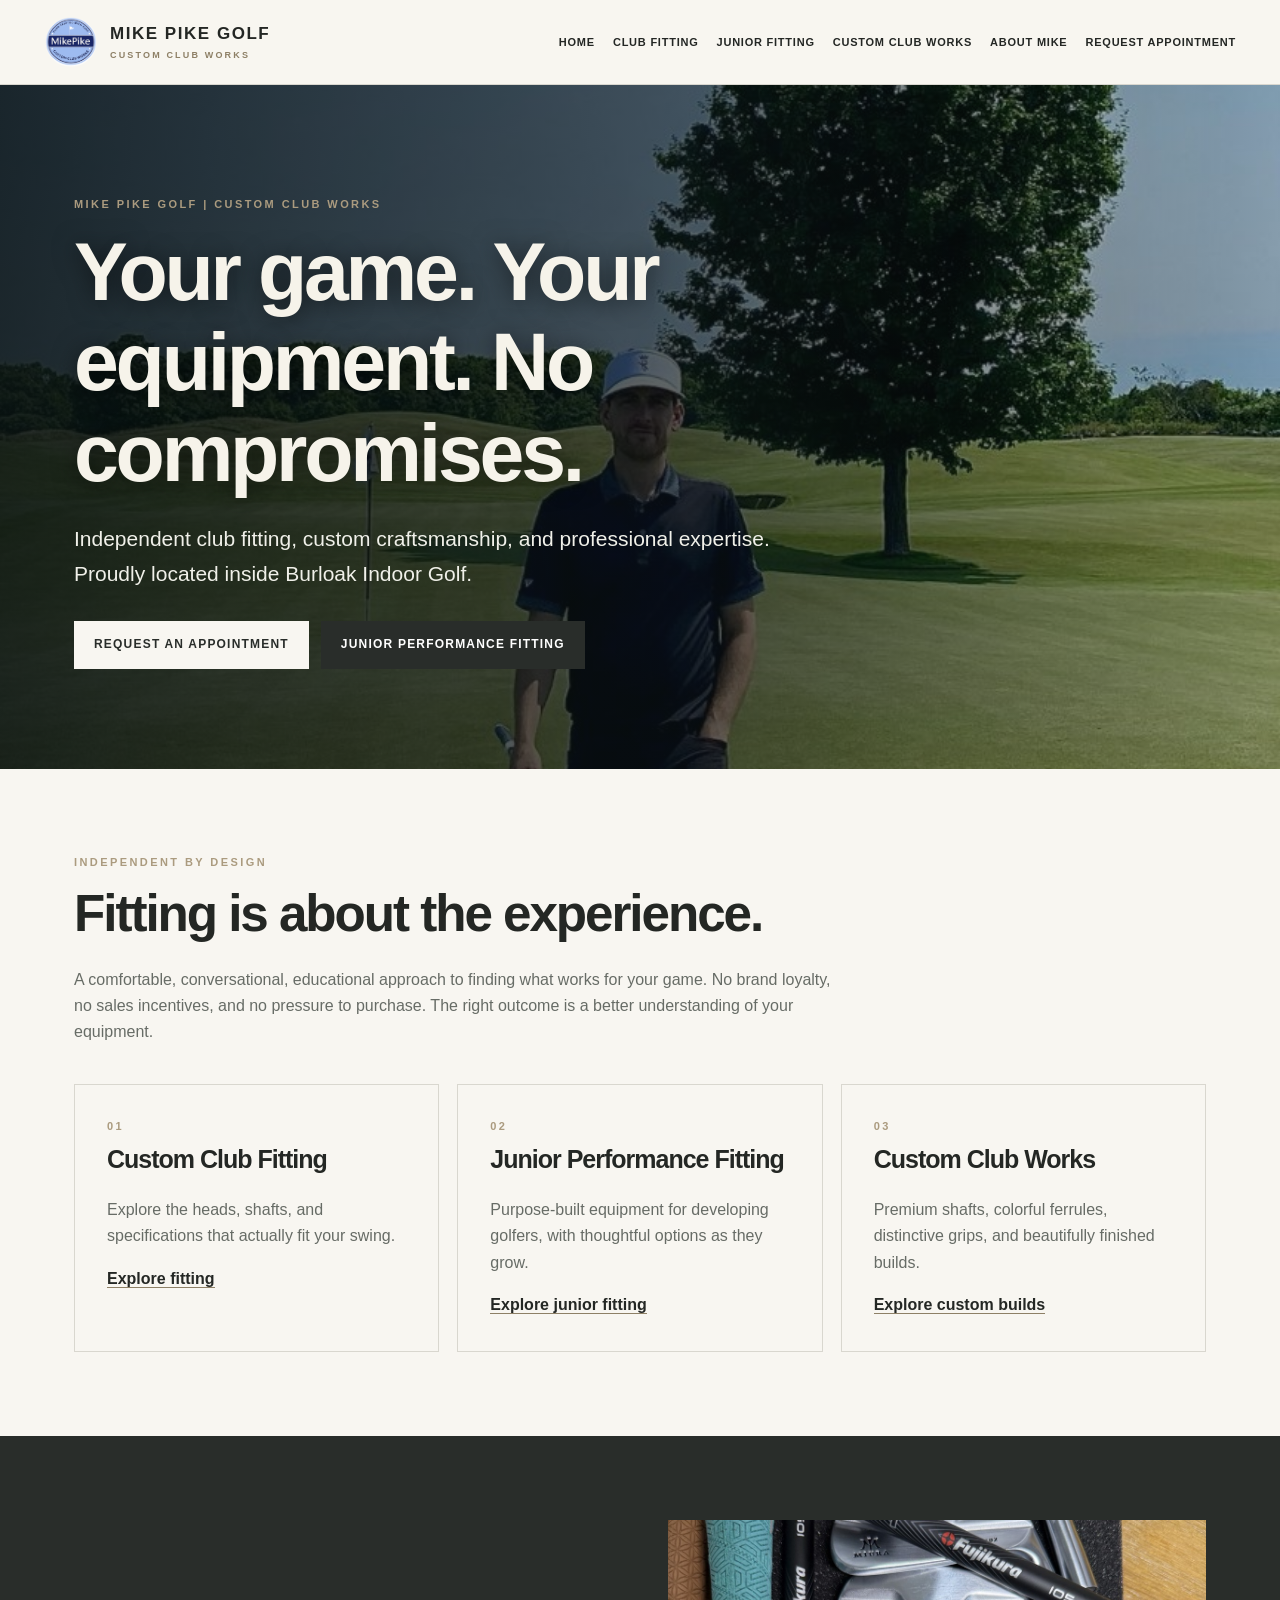
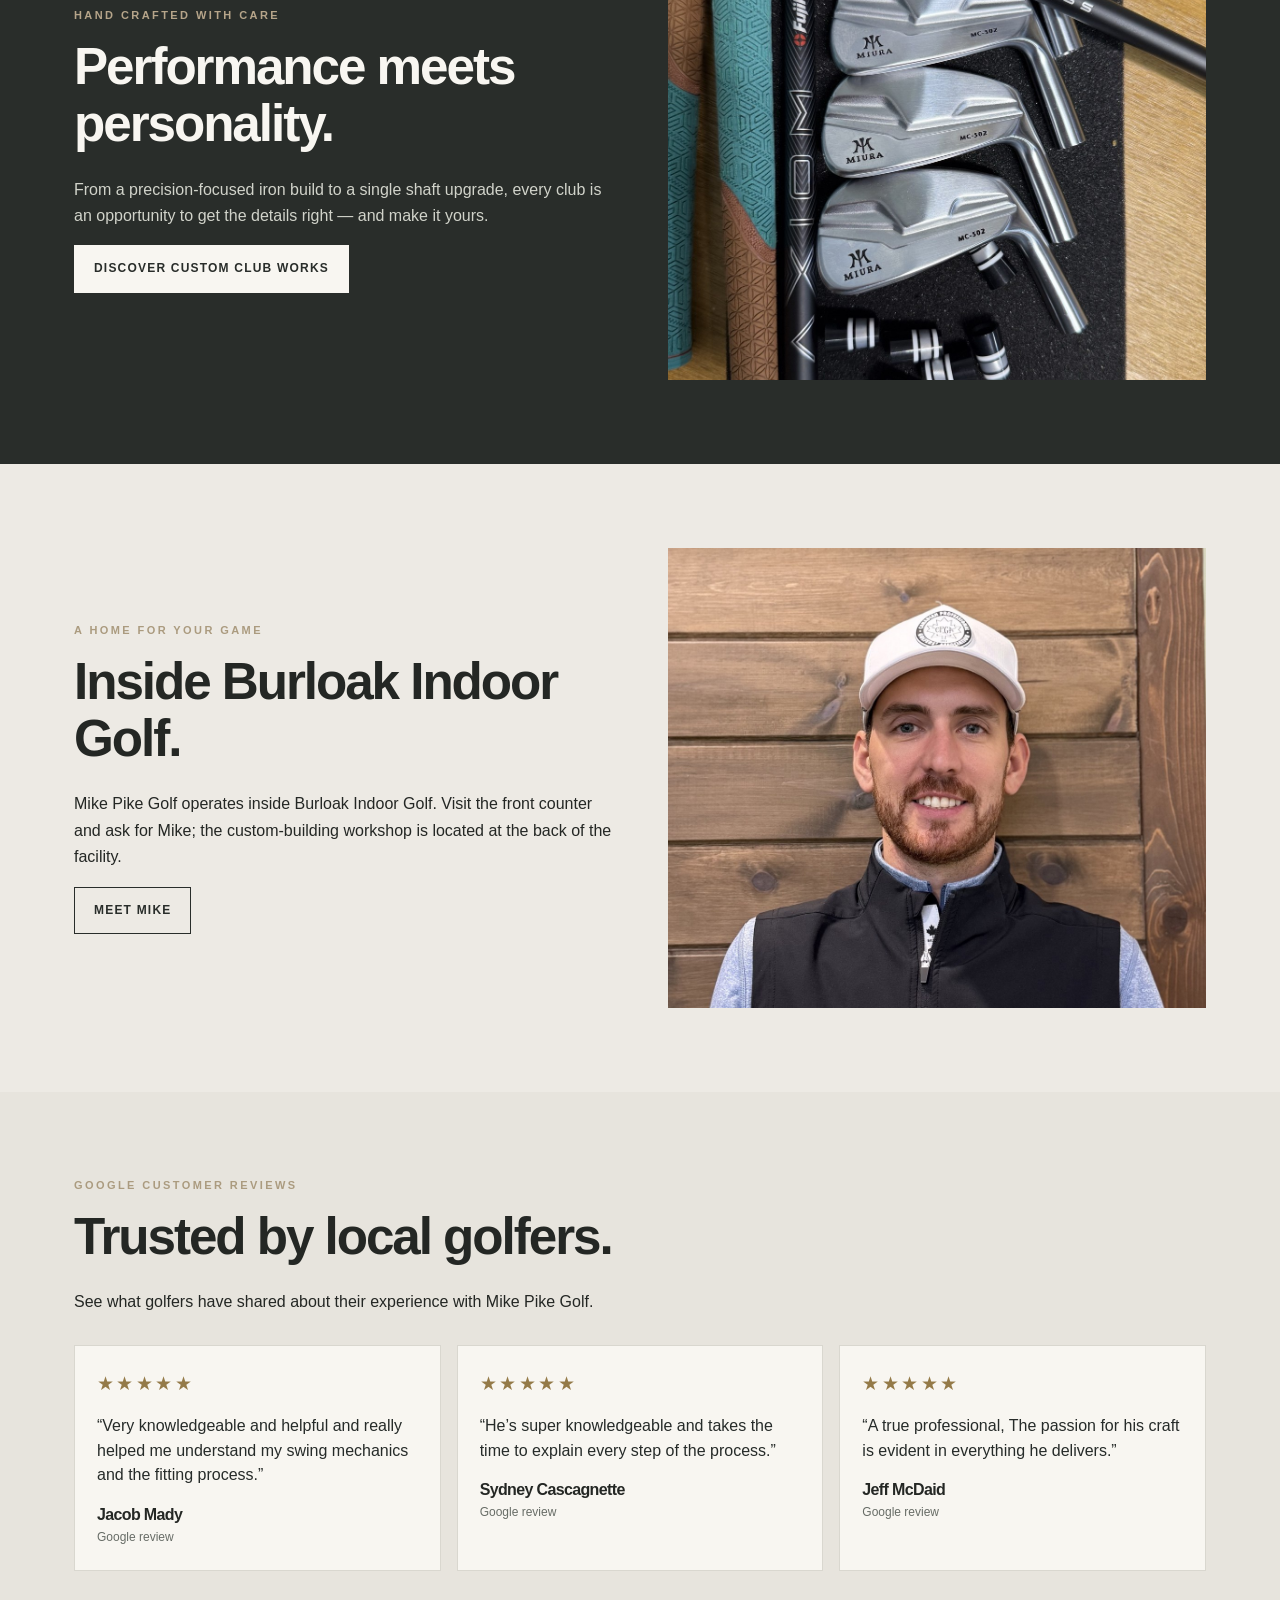
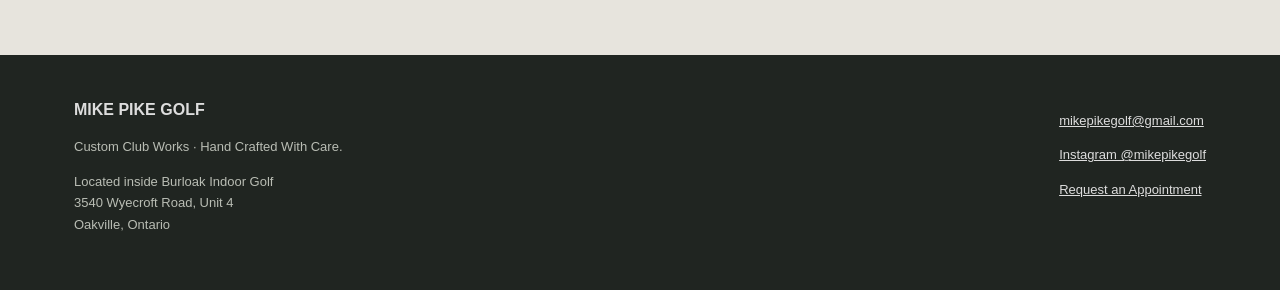
<file: index.html>
<!DOCTYPE html>
<html lang="en-CA"><head><meta charset="utf-8"/><meta content="width=device-width,initial-scale=1" name="viewport"/><meta content="Mike Pike Golf — independent custom club fitting, junior performance fitting, custom builds and PGA golf instruction at Burloak Indoor Golf, Oakville, Ontario." name="description"/><title>Home | Mike Pike Golf</title><link href="styles.css" rel="stylesheet"/></head><body><header><nav class="nav"><a class="brand" href="index.html"><img alt="Mike Pike Golf — Custom Club Works" class="site-logo" src="logo.png"/><span class="brand-wordmark">MIKE PIKE GOLF<small>CUSTOM CLUB WORKS</small></span></a><button aria-expanded="false" aria-label="Toggle navigation" class="menu">Menu</button><div class="links"><a href="index.html">Home</a><a href="fitting.html">Club Fitting</a><a href="junior.html">Junior Fitting</a><a href="custom.html">Custom Club Works</a><a href="about.html">About Mike</a><a href="booking.html">Request Appointment</a></div></nav></header><section class="hero hero-home"><div class="wrap"><div class="eyebrow">Mike Pike Golf | Custom Club Works</div><h1>Your game. Your equipment. No compromises.</h1><p class="lead">Independent club fitting, custom craftsmanship, and professional expertise. Proudly located inside Burloak Indoor Golf.</p><div class="actions"><a class="button light" href="booking.html">Request an Appointment</a><a class="button" href="junior.html">Junior Performance Fitting</a></div></div></section><section class="section paper"><div class="wrap"><div class="intro"><div class="eyebrow">Independent by design</div><h2>Fitting is about the experience.</h2><p>A comfortable, conversational, educational approach to finding what works for your game. No brand loyalty, no sales incentives, and no pressure to purchase. The right outcome is a better understanding of your equipment.</p></div><div class="grid"><article class="tile"><div class="eyebrow">01</div><h3>Custom Club Fitting</h3><p>Explore the heads, shafts, and specifications that actually fit your swing.</p><a href="fitting.html">Explore fitting</a></article><article class="tile"><div class="eyebrow">02</div><h3>Junior Performance Fitting</h3><p>Purpose-built equipment for developing golfers, with thoughtful options as they grow.</p><a href="junior.html">Explore junior fitting</a></article><article class="tile"><div class="eyebrow">03</div><h3>Custom Club Works</h3><p>Premium shafts, colorful ferrules, distinctive grips, and beautifully finished builds.</p><a href="custom.html">Explore custom builds</a></article></div></div></section><section class="section dark"><div class="wrap split"><div><div class="eyebrow">Hand Crafted With Care</div><h2>Performance meets personality.</h2><p>From a precision-focused iron build to a single shaft upgrade, every club is an opportunity to get the details right — and make it yours.</p><a class="button light" href="custom.html">Discover Custom Club Works</a></div><img alt="Custom golf club components and premium shaft options" class="photo" loading="lazy" src="miura-mc502.jpg"/></div></section><section class="section"><div class="wrap split"><div><div class="eyebrow">A home for your game</div><h2>Inside Burloak Indoor Golf.</h2><p>Mike Pike Golf operates inside Burloak Indoor Golf. Visit the front counter and ask for Mike; the custom-building workshop is located at the back of the facility.</p><a class="button alt" href="about.html">Meet Mike</a></div><img alt="Meet Mike Pike, PGA of Canada professional" class="photo portrait" loading="lazy" src="headshot.jpg"/></div></section><section class="section reviews-section"><div class="wrap"><div class="eyebrow">Google customer reviews</div><h2>Trusted by local golfers.</h2><p>See what golfers have shared about their experience with Mike Pike Golf.</p><div class="review-grid"><article class="review-card"><div aria-label="Five-star Google review" class="review-stars">★★★★★</div><blockquote>“Very knowledgeable and helpful and really helped me understand my swing mechanics and the fitting process.”</blockquote><h3>Jacob Mady</h3><p>Google review</p></article><article class="review-card"><div aria-label="Five-star Google review" class="review-stars">★★★★★</div><blockquote>“He’s super knowledgeable and takes the time to explain every step of the process.”</blockquote><h3>Sydney Cascagnette</h3><p>Google review</p></article><article class="review-card"><div aria-label="Five-star Google review" class="review-stars">★★★★★</div><blockquote>“A true professional, The passion for his craft is evident in everything he delivers.”</blockquote><h3>Jeff McDaid</h3><p>Google review</p></article></div></section><footer><div class="wrap foot"><div><strong>MIKE PIKE GOLF</strong><p>Custom Club Works · Hand Crafted With Care.</p><p>Located inside Burloak Indoor Golf<br/>3540 Wyecroft Road, Unit 4<br/>Oakville, Ontario</p></div><div><p><a href="mailto:mikepikegolf@gmail.com">mikepikegolf@gmail.com</a></p><p><a href="https://www.instagram.com/mikepikegolf/">Instagram @mikepikegolf</a></p><p><a href="booking.html">Request an Appointment</a></p></div></div></footer><script defer="" src="script.js"></script></body></html>
</file>
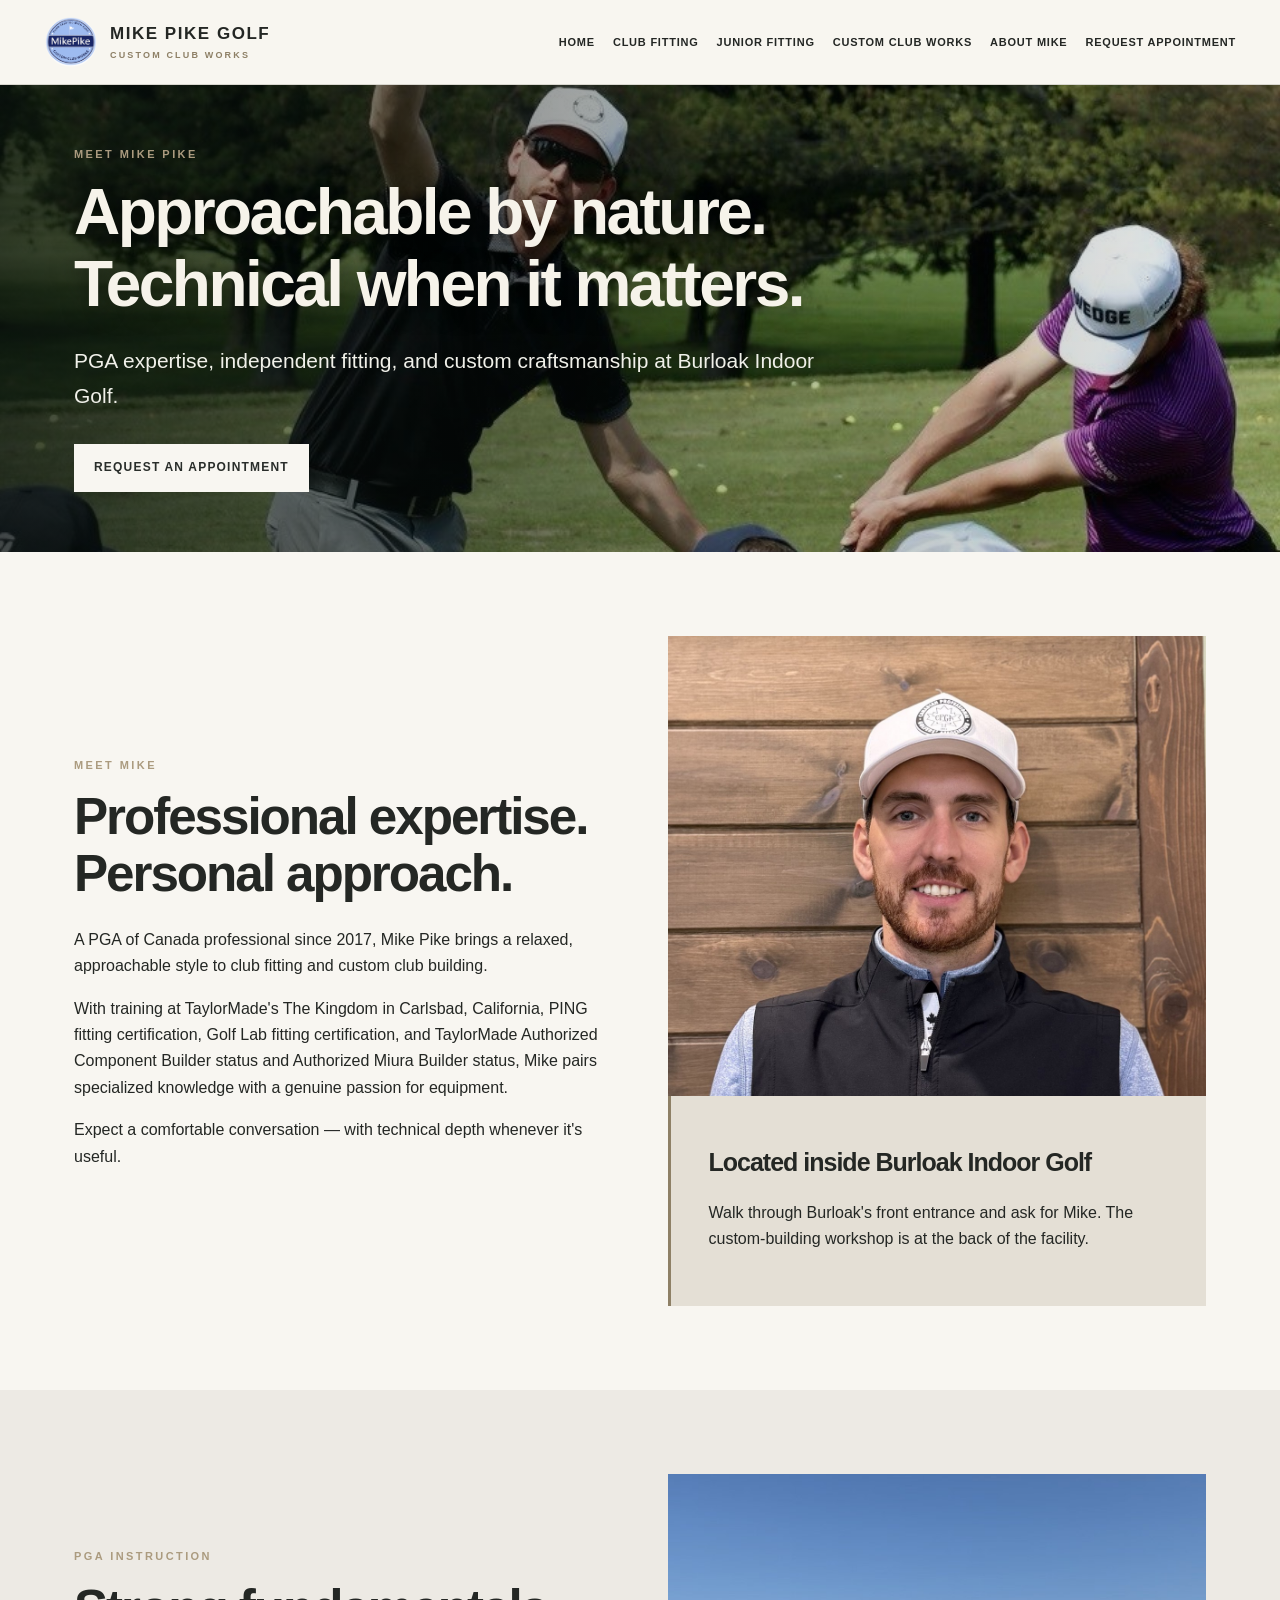
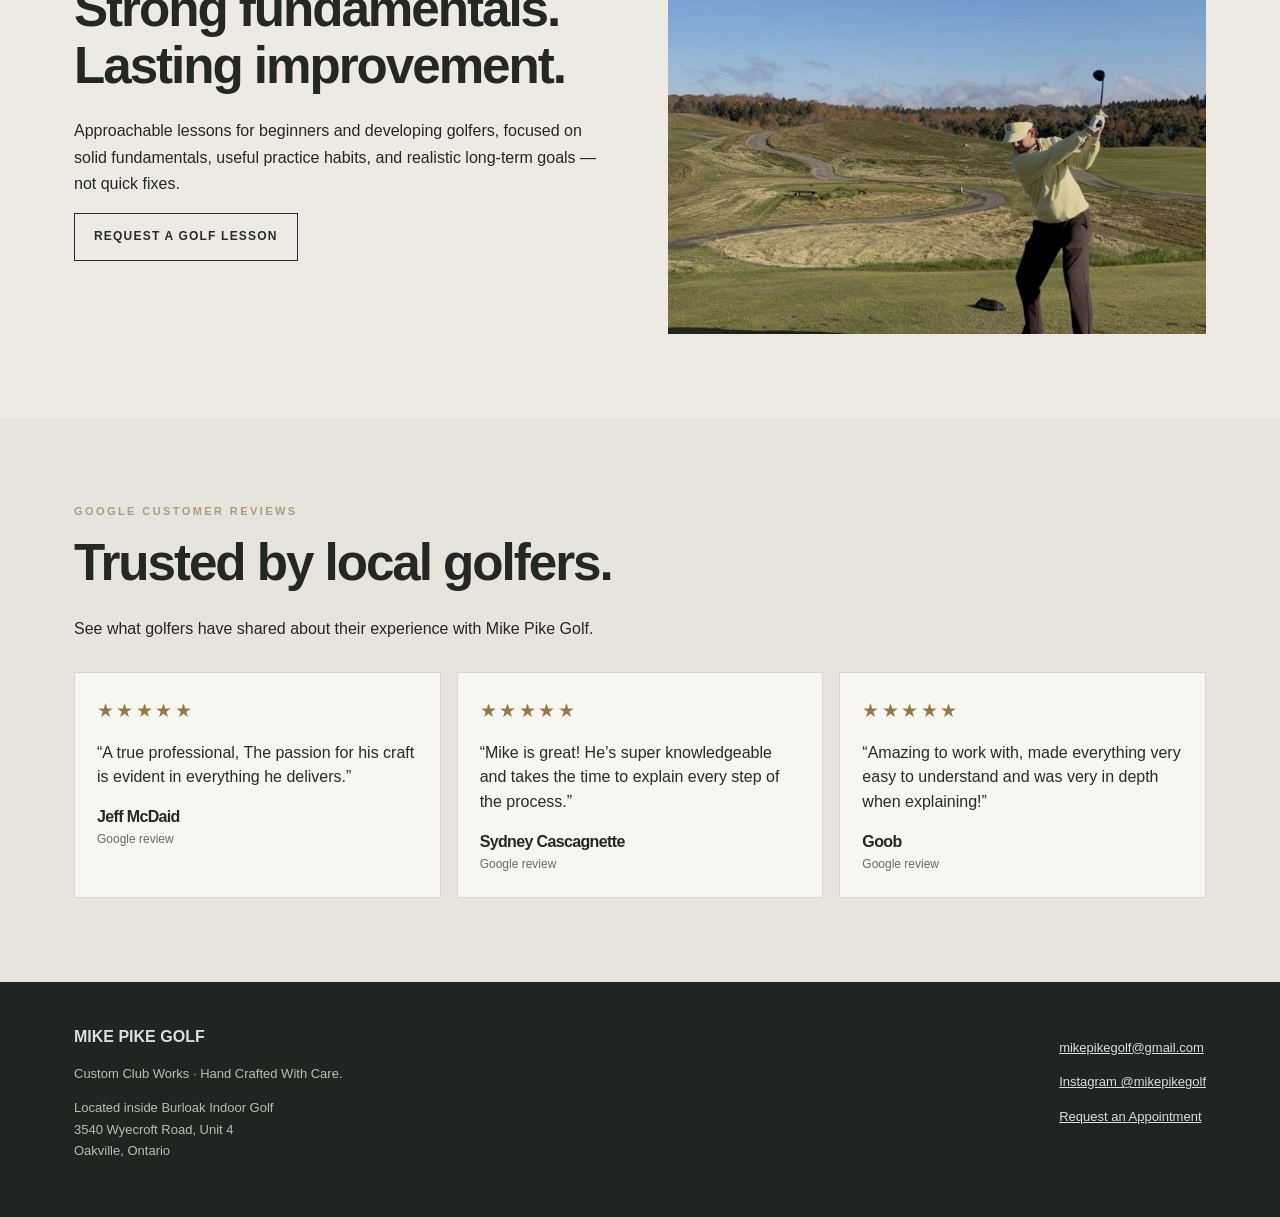
<file: about.html>
<!DOCTYPE html>
<html lang="en-CA"><head><meta charset="utf-8"/><meta content="width=device-width,initial-scale=1" name="viewport"/><meta content="Mike Pike Golf — independent custom club fitting, junior performance fitting, custom builds and PGA golf instruction at Burloak Indoor Golf, Oakville, Ontario." name="description"/><title>About Mike | Mike Pike Golf</title><link href="styles.css" rel="stylesheet"/></head><body><header><nav class="nav"><a class="brand" href="index.html"><img alt="Mike Pike Golf — Custom Club Works" class="site-logo" src="logo.png"/><span class="brand-wordmark">MIKE PIKE GOLF<small>CUSTOM CLUB WORKS</small></span></a><button aria-expanded="false" aria-label="Toggle navigation" class="menu">Menu</button><div class="links"><a href="index.html">Home</a><a href="fitting.html">Club Fitting</a><a href="junior.html">Junior Fitting</a><a href="custom.html">Custom Club Works</a><a href="about.html">About Mike</a><a href="booking.html">Request Appointment</a></div></nav></header><section class="hero compact hero-about"><div class="wrap"><div class="eyebrow">Meet Mike Pike</div><h1>Approachable by nature. Technical when it matters.</h1><p class="lead">PGA expertise, independent fitting, and custom craftsmanship at Burloak Indoor Golf.</p><div class="actions"><a class="button light" href="booking.html">Request an Appointment</a></div></div></section><section class="section paper"><div class="wrap split"><div><div class="eyebrow">Meet Mike</div><h2>Professional expertise. Personal approach.</h2><p>A PGA of Canada professional since 2017, Mike Pike brings a relaxed, approachable style to club fitting and custom club building.</p><p>With training at TaylorMade's The Kingdom in Carlsbad, California, PING fitting certification, Golf Lab fitting certification, and TaylorMade Authorized Component Builder status and Authorized Miura Builder status, Mike pairs specialized knowledge with a genuine passion for equipment.</p><p>Expect a comfortable conversation — with technical depth whenever it's useful.</p></div><div><img alt="Mike Pike, PGA of Canada professional" class="photo portrait" loading="lazy" src="headshot.jpg"/><div class="callout"><h3>Located inside Burloak Indoor Golf</h3><p>Walk through Burloak's front entrance and ask for Mike. The custom-building workshop is at the back of the facility.</p></div></div></div></section><section class="section"><div class="wrap split"><div><div class="eyebrow">PGA instruction</div><h2>Strong fundamentals. Lasting improvement.</h2><p>Approachable lessons for beginners and developing golfers, focused on solid fundamentals, useful practice habits, and realistic long-term goals — not quick fixes.</p><a class="button alt" href="booking.html?service=Golf%20Lesson">Request a Golf Lesson</a></div><img alt="Mike Pike playing golf on the course" class="photo" loading="lazy" src="golf-instruction.jpg"/></div></section><section class="section reviews-section"><div class="wrap"><div class="eyebrow">Google customer reviews</div><h2>Trusted by local golfers.</h2><p>See what golfers have shared about their experience with Mike Pike Golf.</p><div class="review-grid"><article class="review-card"><div aria-label="Five-star Google review" class="review-stars">★★★★★</div><blockquote>“A true professional, The passion for his craft is evident in everything he delivers.”</blockquote><h3>Jeff McDaid</h3><p>Google review</p></article><article class="review-card"><div aria-label="Five-star Google review" class="review-stars">★★★★★</div><blockquote>“Mike is great! He’s super knowledgeable and takes the time to explain every step of the process.”</blockquote><h3>Sydney Cascagnette</h3><p>Google review</p></article><article class="review-card"><div aria-label="Five-star Google review" class="review-stars">★★★★★</div><blockquote>“Amazing to work with, made everything very easy to understand and was very in depth when explaining!”</blockquote><h3>Goob</h3><p>Google review</p></article></div></section><footer><div class="wrap foot"><div><strong>MIKE PIKE GOLF</strong><p>Custom Club Works · Hand Crafted With Care.</p><p>Located inside Burloak Indoor Golf<br/>3540 Wyecroft Road, Unit 4<br/>Oakville, Ontario</p></div><div><p><a href="mailto:mikepikegolf@gmail.com">mikepikegolf@gmail.com</a></p><p><a href="https://www.instagram.com/mikepikegolf/">Instagram @mikepikegolf</a></p><p><a href="booking.html">Request an Appointment</a></p></div></div></footer><script defer="" src="script.js"></script></body></html>
</file>
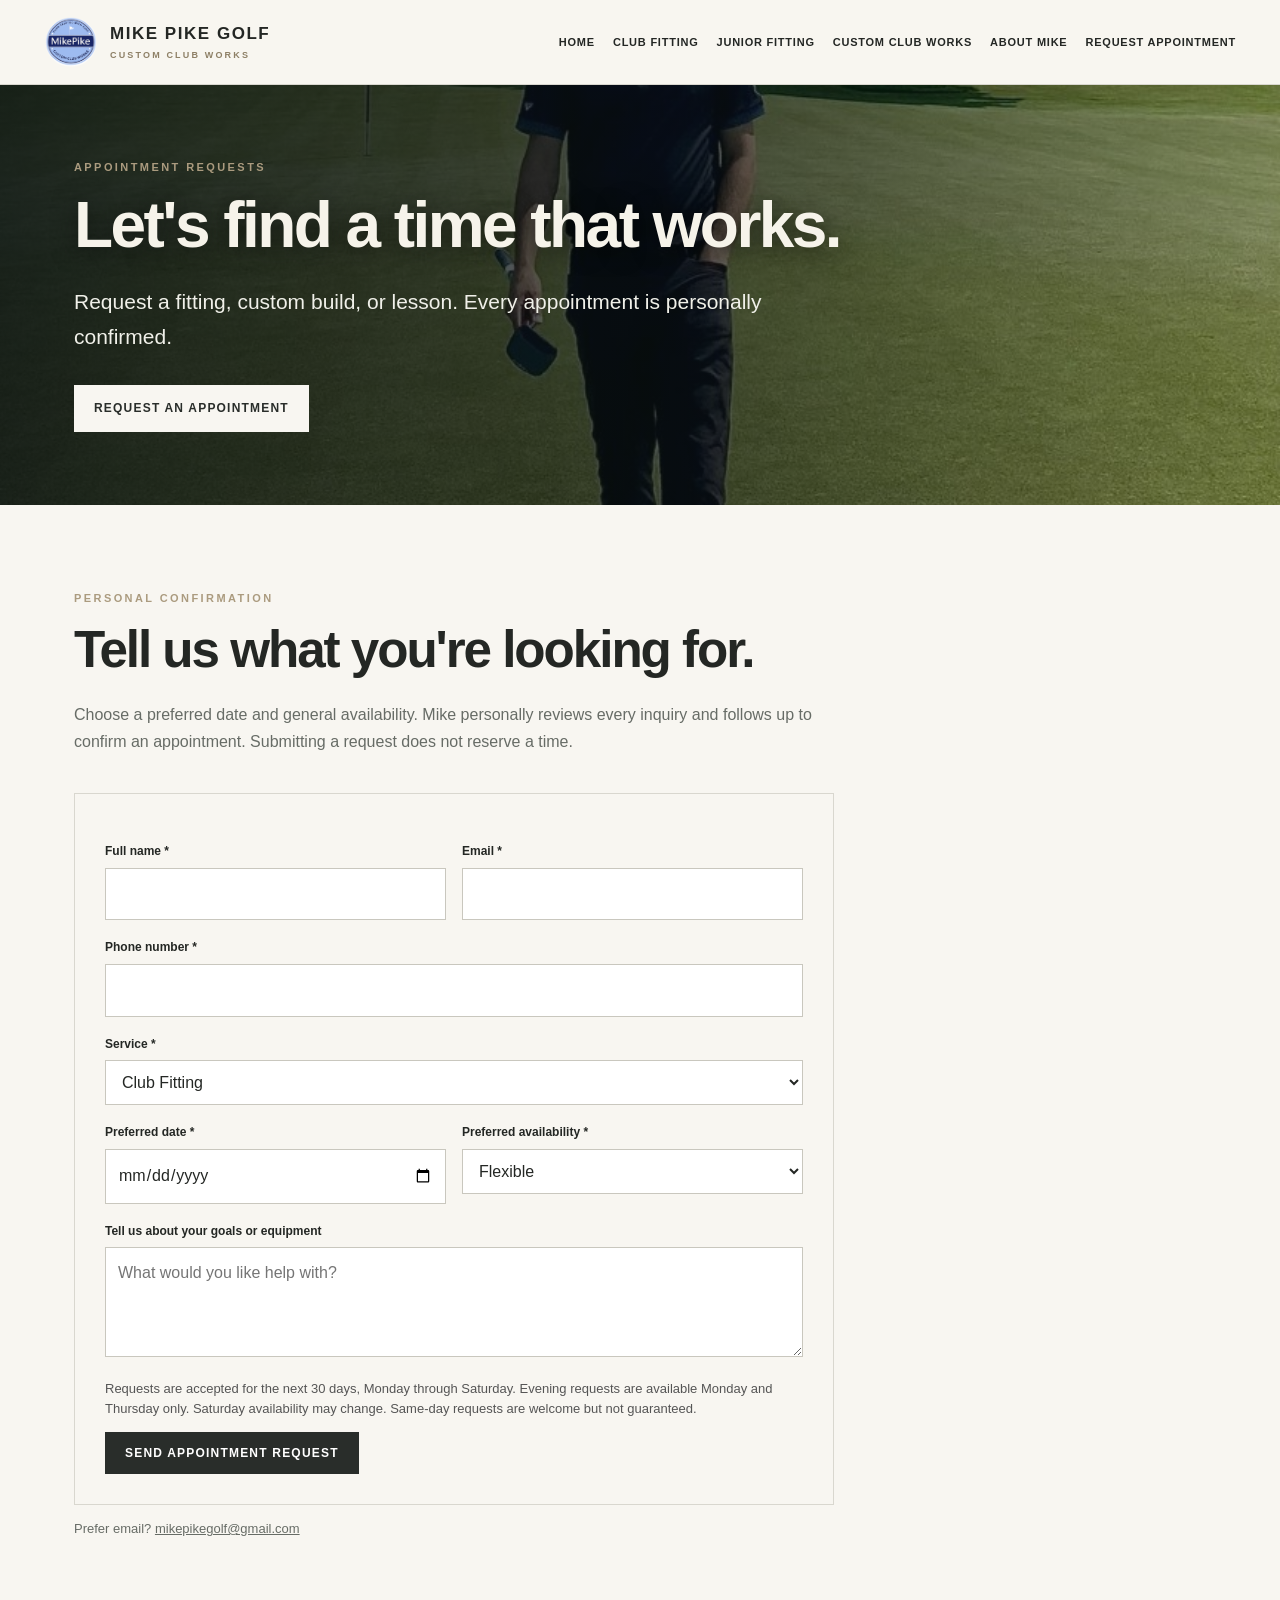
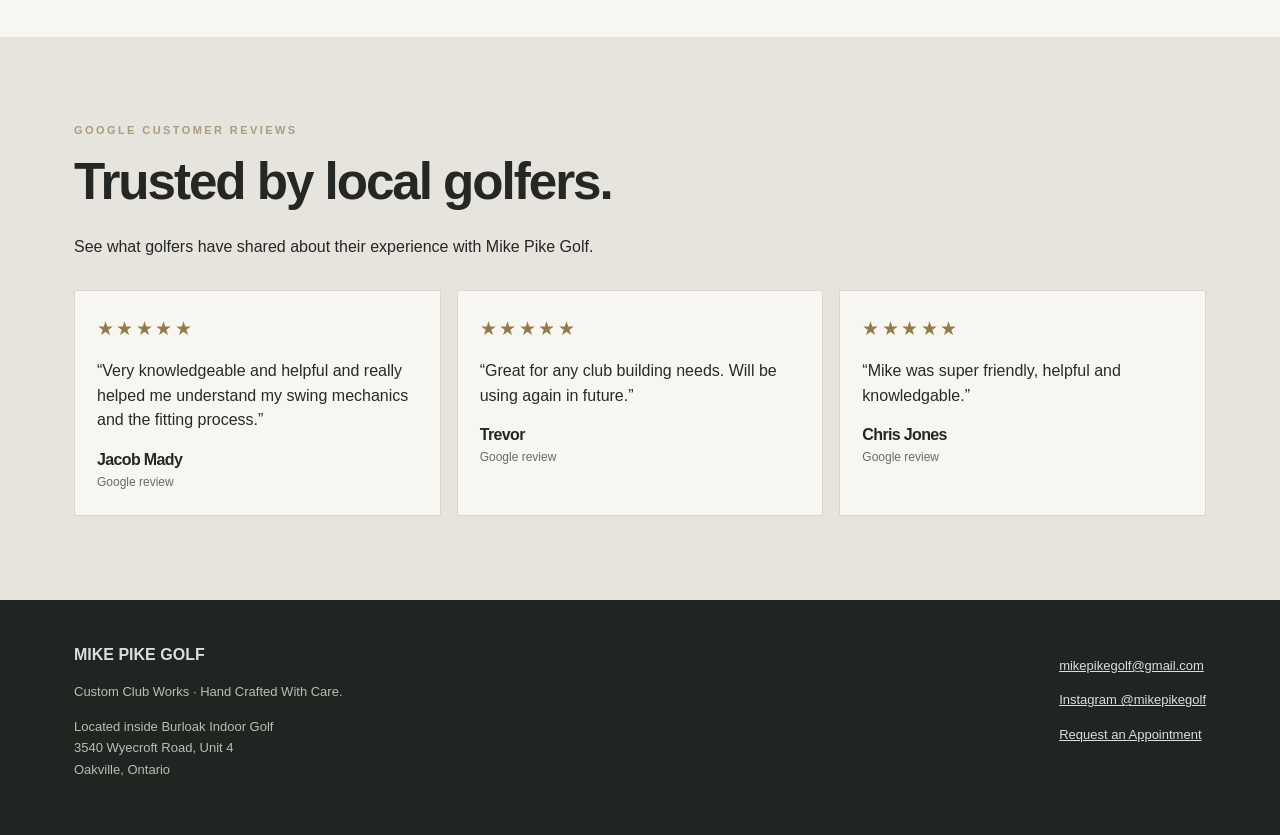
<file: booking.html>
<!DOCTYPE html>
<html lang="en-CA"><head><meta charset="utf-8"/><meta content="width=device-width,initial-scale=1" name="viewport"/><meta content="Mike Pike Golf — independent custom club fitting, junior performance fitting, custom builds and PGA golf instruction at Burloak Indoor Golf, Oakville, Ontario." name="description"/><title>Request an Appointment | Mike Pike Golf</title><link href="styles.css" rel="stylesheet"/></head><body><header><nav class="nav"><a class="brand" href="index.html"><img alt="Mike Pike Golf — Custom Club Works" class="site-logo" src="logo.png"/><span class="brand-wordmark">MIKE PIKE GOLF<small>CUSTOM CLUB WORKS</small></span></a><button aria-expanded="false" aria-label="Toggle navigation" class="menu">Menu</button><div class="links"><a href="index.html">Home</a><a href="fitting.html">Club Fitting</a><a href="junior.html">Junior Fitting</a><a href="custom.html">Custom Club Works</a><a href="about.html">About Mike</a><a href="booking.html">Request Appointment</a></div></nav></header><section class="hero compact hero-booking"><div class="wrap"><div class="eyebrow">Appointment Requests</div><h1>Let's find a time that works.</h1><p class="lead">Request a fitting, custom build, or lesson. Every appointment is personally confirmed.</p><div class="actions"><a class="button light" href="booking.html">Request an Appointment</a></div></div></section><section class="section paper"><div class="wrap"><div class="intro"><div class="eyebrow">Personal confirmation</div><h2>Tell us what you're looking for.</h2><p>Choose a preferred date and general availability. Mike personally reviews every inquiry and follows up to confirm an appointment. Submitting a request does not reserve a time.</p></div><form id="requestForm"><div class="formgrid"><div><label for="name">Full name *</label><input autocomplete="name" id="name" name="Name" required=""/></div><div><label for="email">Email *</label><input autocomplete="email" id="email" name="Email" required="" type="email"/></div></div><label for="phone">Phone number *</label><input autocomplete="tel" id="phone" name="Phone" required="" type="tel"/><label for="service">Service *</label><select id="service" name="Service" required=""><option>Club Fitting</option><option>Junior Performance Fitting</option><option>Custom Club Works</option><option>Golf Lesson</option><option>General Inquiry</option></select><div class="formgrid"><div><label for="date">Preferred date *</label><input id="date" name="Preferred date" required="" type="date"/></div><div><label for="time">Preferred availability *</label><select id="time" name="Availability" required=""><option value="Flexible">Flexible</option><option value="Morning">Morning</option><option value="Afternoon">Afternoon</option><option value="Evening">Evening</option></select></div></div><label for="notes">Tell us about your goals or equipment</label><textarea id="notes" name="Details" placeholder="What would you like help with?"></textarea><p class="notice">Requests are accepted for the next 30 days, Monday through Saturday. Evening requests are available Monday and Thursday only. Saturday availability may change. Same-day requests are welcome but not guaranteed.</p><p aria-live="polite" class="error" id="status" tabindex="-1"></p><button class="button" type="submit">Send Appointment Request</button></form><p class="fine">Prefer email? <a href="mailto:mikepikegolf@gmail.com">mikepikegolf@gmail.com</a></p></div></section><section class="section reviews-section"><div class="wrap"><div class="eyebrow">Google customer reviews</div><h2>Trusted by local golfers.</h2><p>See what golfers have shared about their experience with Mike Pike Golf.</p><div class="review-grid"><article class="review-card"><div aria-label="Five-star Google review" class="review-stars">★★★★★</div><blockquote>“Very knowledgeable and helpful and really helped me understand my swing mechanics and the fitting process.”</blockquote><h3>Jacob Mady</h3><p>Google review</p></article><article class="review-card"><div aria-label="Five-star Google review" class="review-stars">★★★★★</div><blockquote>“Great for any club building needs. Will be using again in future.”</blockquote><h3>Trevor</h3><p>Google review</p></article><article class="review-card"><div aria-label="Five-star Google review" class="review-stars">★★★★★</div><blockquote>“Mike was super friendly, helpful and knowledgable.”</blockquote><h3>Chris Jones</h3><p>Google review</p></article></div></section><footer><div class="wrap foot"><div><strong>MIKE PIKE GOLF</strong><p>Custom Club Works · Hand Crafted With Care.</p><p>Located inside Burloak Indoor Golf<br/>3540 Wyecroft Road, Unit 4<br/>Oakville, Ontario</p></div><div><p><a href="mailto:mikepikegolf@gmail.com">mikepikegolf@gmail.com</a></p><p><a href="https://www.instagram.com/mikepikegolf/">Instagram @mikepikegolf</a></p><p><a href="booking.html">Request an Appointment</a></p></div></div></footer><script defer="" src="script.js"></script></body></html>
</file>
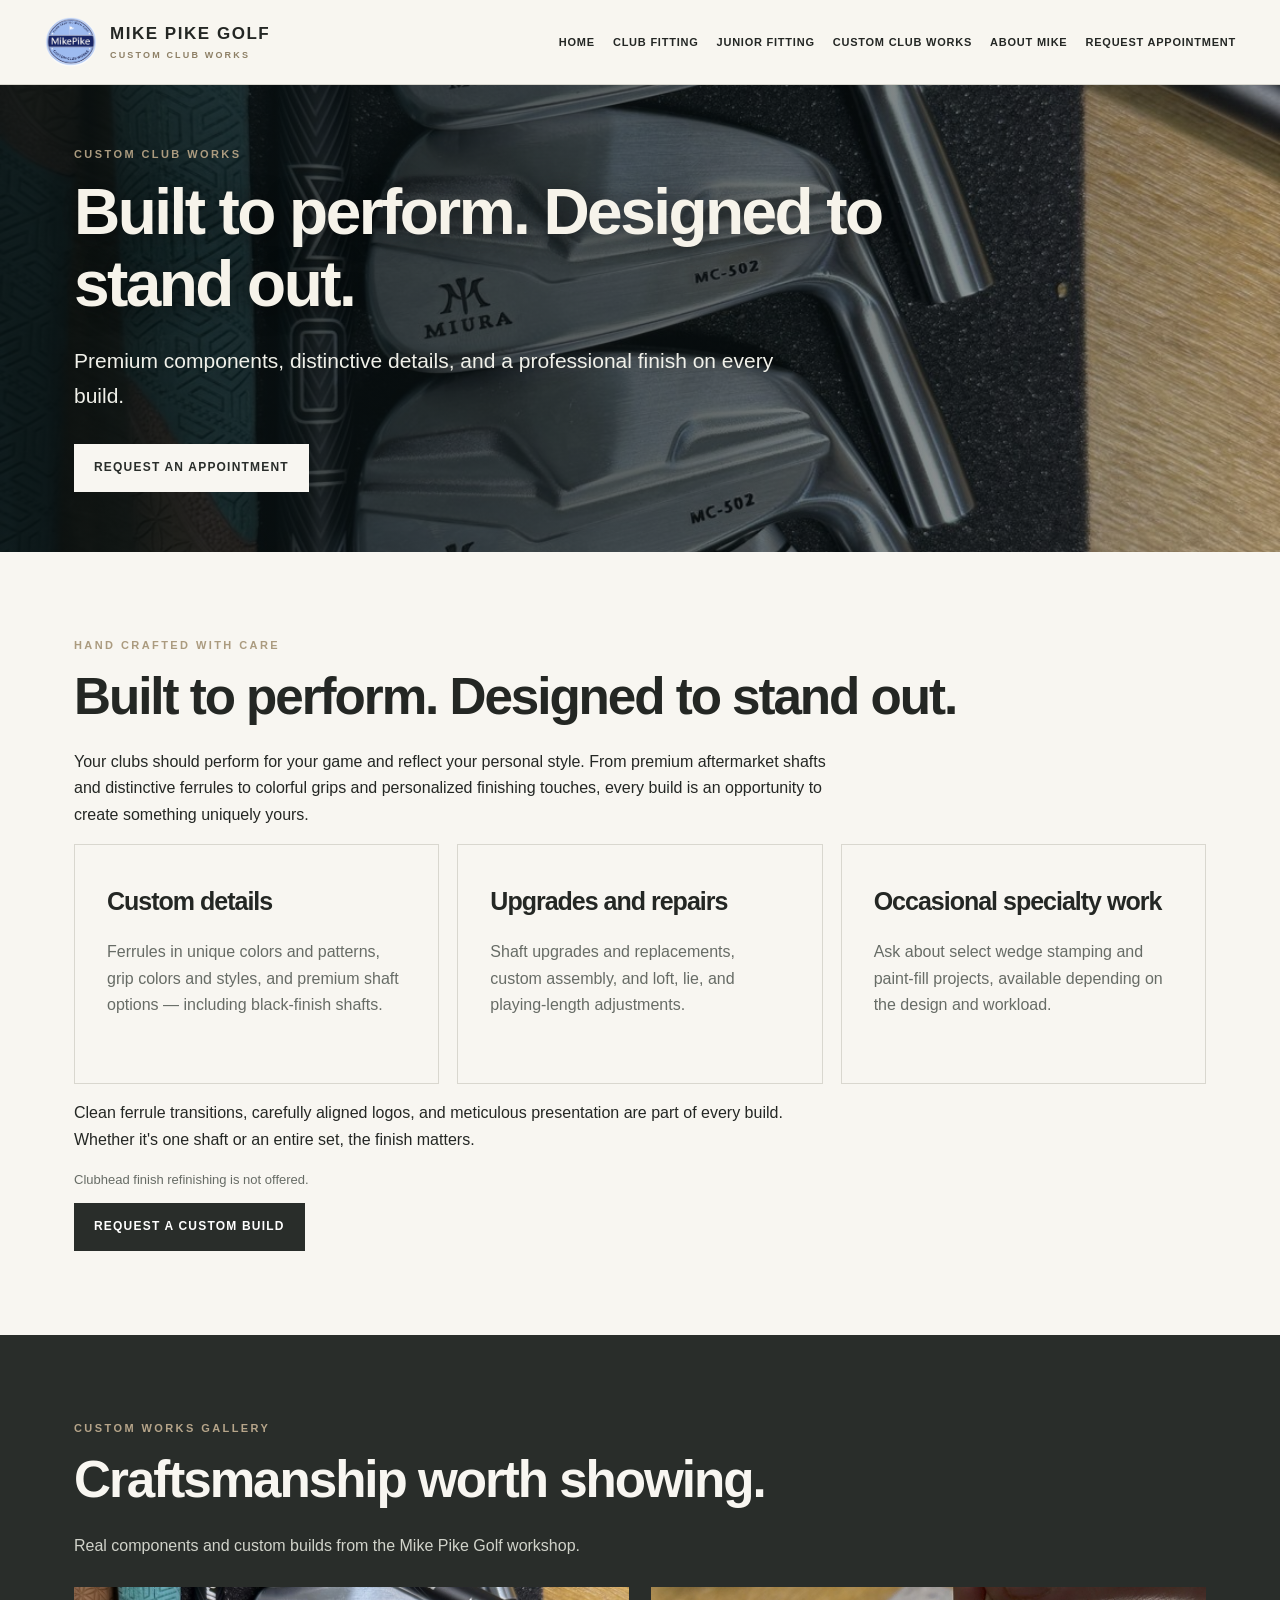
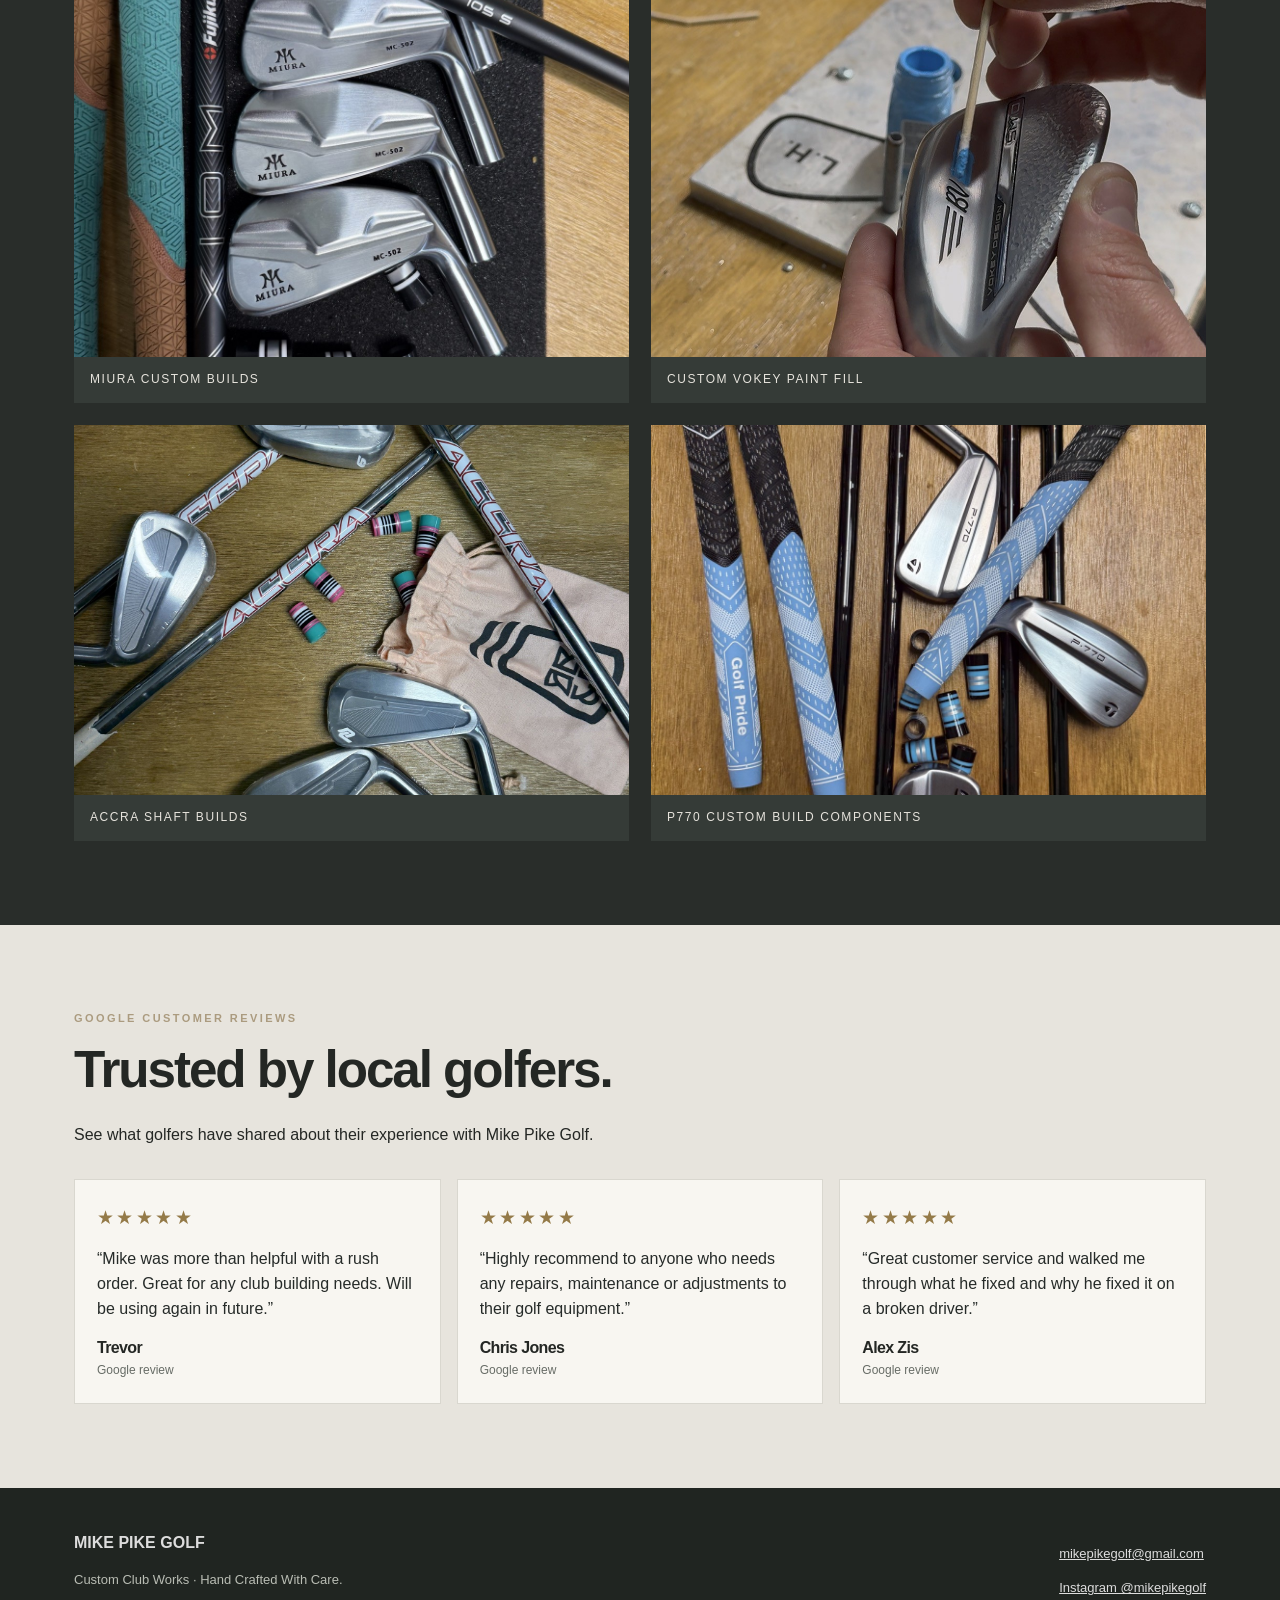
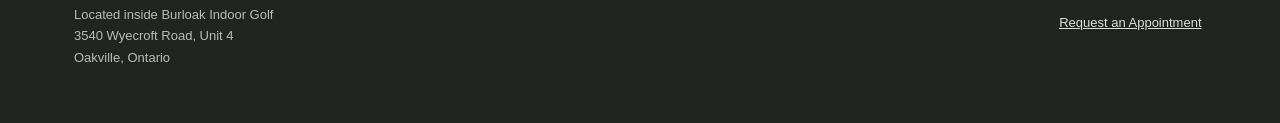
<file: custom.html>
<!DOCTYPE html>
<html lang="en-CA"><head><meta charset="utf-8"/><meta content="width=device-width,initial-scale=1" name="viewport"/><meta content="Mike Pike Golf — independent custom club fitting, junior performance fitting, custom builds and PGA golf instruction at Burloak Indoor Golf, Oakville, Ontario." name="description"/><title>Custom Club Works | Mike Pike Golf</title><link href="styles.css" rel="stylesheet"/></head><body><header><nav class="nav"><a class="brand" href="index.html"><img alt="Mike Pike Golf — Custom Club Works" class="site-logo" src="logo.png"/><span class="brand-wordmark">MIKE PIKE GOLF<small>CUSTOM CLUB WORKS</small></span></a><button aria-expanded="false" aria-label="Toggle navigation" class="menu">Menu</button><div class="links"><a href="index.html">Home</a><a href="fitting.html">Club Fitting</a><a href="junior.html">Junior Fitting</a><a href="custom.html">Custom Club Works</a><a href="about.html">About Mike</a><a href="booking.html">Request Appointment</a></div></nav></header><section class="hero compact hero-custom"><div class="wrap"><div class="eyebrow">Custom Club Works</div><h1>Built to perform. Designed to stand out.</h1><p class="lead">Premium components, distinctive details, and a professional finish on every build.</p><div class="actions"><a class="button light" href="booking.html">Request an Appointment</a></div></div></section><section class="section paper"><div class="wrap"><div class="eyebrow">Hand Crafted With Care</div><h2>Built to perform. Designed to stand out.</h2><p>Your clubs should perform for your game and reflect your personal style. From premium aftermarket shafts and distinctive ferrules to colorful grips and personalized finishing touches, every build is an opportunity to create something uniquely yours.</p><div class="grid"><article class="tile"><h3>Custom details</h3><p>Ferrules in unique colors and patterns, grip colors and styles, and premium shaft options — including black-finish shafts.</p></article><article class="tile"><h3>Upgrades and repairs</h3><p>Shaft upgrades and replacements, custom assembly, and loft, lie, and playing-length adjustments.</p></article><article class="tile"><h3>Occasional specialty work</h3><p>Ask about select wedge stamping and paint-fill projects, available depending on the design and workload.</p></article></div><p>Clean ferrule transitions, carefully aligned logos, and meticulous presentation are part of every build. Whether it's one shaft or an entire set, the finish matters.</p><p class="fine">Clubhead finish refinishing is not offered.</p><a class="button" href="booking.html?service=Custom%20Club%20Works">Request a Custom Build</a></div></section><section class="section dark"><div class="wrap"><div class="eyebrow">Custom works gallery</div><h2>Craftsmanship worth showing.</h2><p>Real components and custom builds from the Mike Pike Golf workshop.</p><div class="gallery"><figure><img alt="Miura MC-502 heads and custom Fujikura shafts" loading="lazy" src="miura-mc502.jpg"/><figcaption>Miura custom builds</figcaption></figure><figure><img alt="Custom Vokey wedges and hand-painted blue detailing" loading="lazy" src="vokey-paint-detail.jpg"/><figcaption>Custom Vokey paint fill</figcaption></figure><figure><img alt="ACCRA shafts, iron heads, and custom ferrules" loading="lazy" src="accra-ferrules.jpg"/><figcaption>ACCRA shaft builds</figcaption></figure><figure><img alt="TaylorMade P770 iron components with blue Golf Pride grips and ferrules" loading="lazy" src="p770-build.jpg"/><figcaption>P770 custom build components</figcaption></figure></div></div></section><section class="section reviews-section"><div class="wrap"><div class="eyebrow">Google customer reviews</div><h2>Trusted by local golfers.</h2><p>See what golfers have shared about their experience with Mike Pike Golf.</p><div class="review-grid"><article class="review-card"><div aria-label="Five-star Google review" class="review-stars">★★★★★</div><blockquote>“Mike was more than helpful with a rush order. Great for any club building needs. Will be using again in future.”</blockquote><h3>Trevor</h3><p>Google review</p></article><article class="review-card"><div aria-label="Five-star Google review" class="review-stars">★★★★★</div><blockquote>“Highly recommend to anyone who needs any repairs, maintenance or adjustments to their golf equipment.”</blockquote><h3>Chris Jones</h3><p>Google review</p></article><article class="review-card"><div aria-label="Five-star Google review" class="review-stars">★★★★★</div><blockquote>“Great customer service and walked me through what he fixed and why he fixed it on a broken driver.”</blockquote><h3>Alex Zis</h3><p>Google review</p></article></div></section><footer><div class="wrap foot"><div><strong>MIKE PIKE GOLF</strong><p>Custom Club Works · Hand Crafted With Care.</p><p>Located inside Burloak Indoor Golf<br/>3540 Wyecroft Road, Unit 4<br/>Oakville, Ontario</p></div><div><p><a href="mailto:mikepikegolf@gmail.com">mikepikegolf@gmail.com</a></p><p><a href="https://www.instagram.com/mikepikegolf/">Instagram @mikepikegolf</a></p><p><a href="booking.html">Request an Appointment</a></p></div></div></footer><script defer="" src="script.js"></script></body></html>
</file>
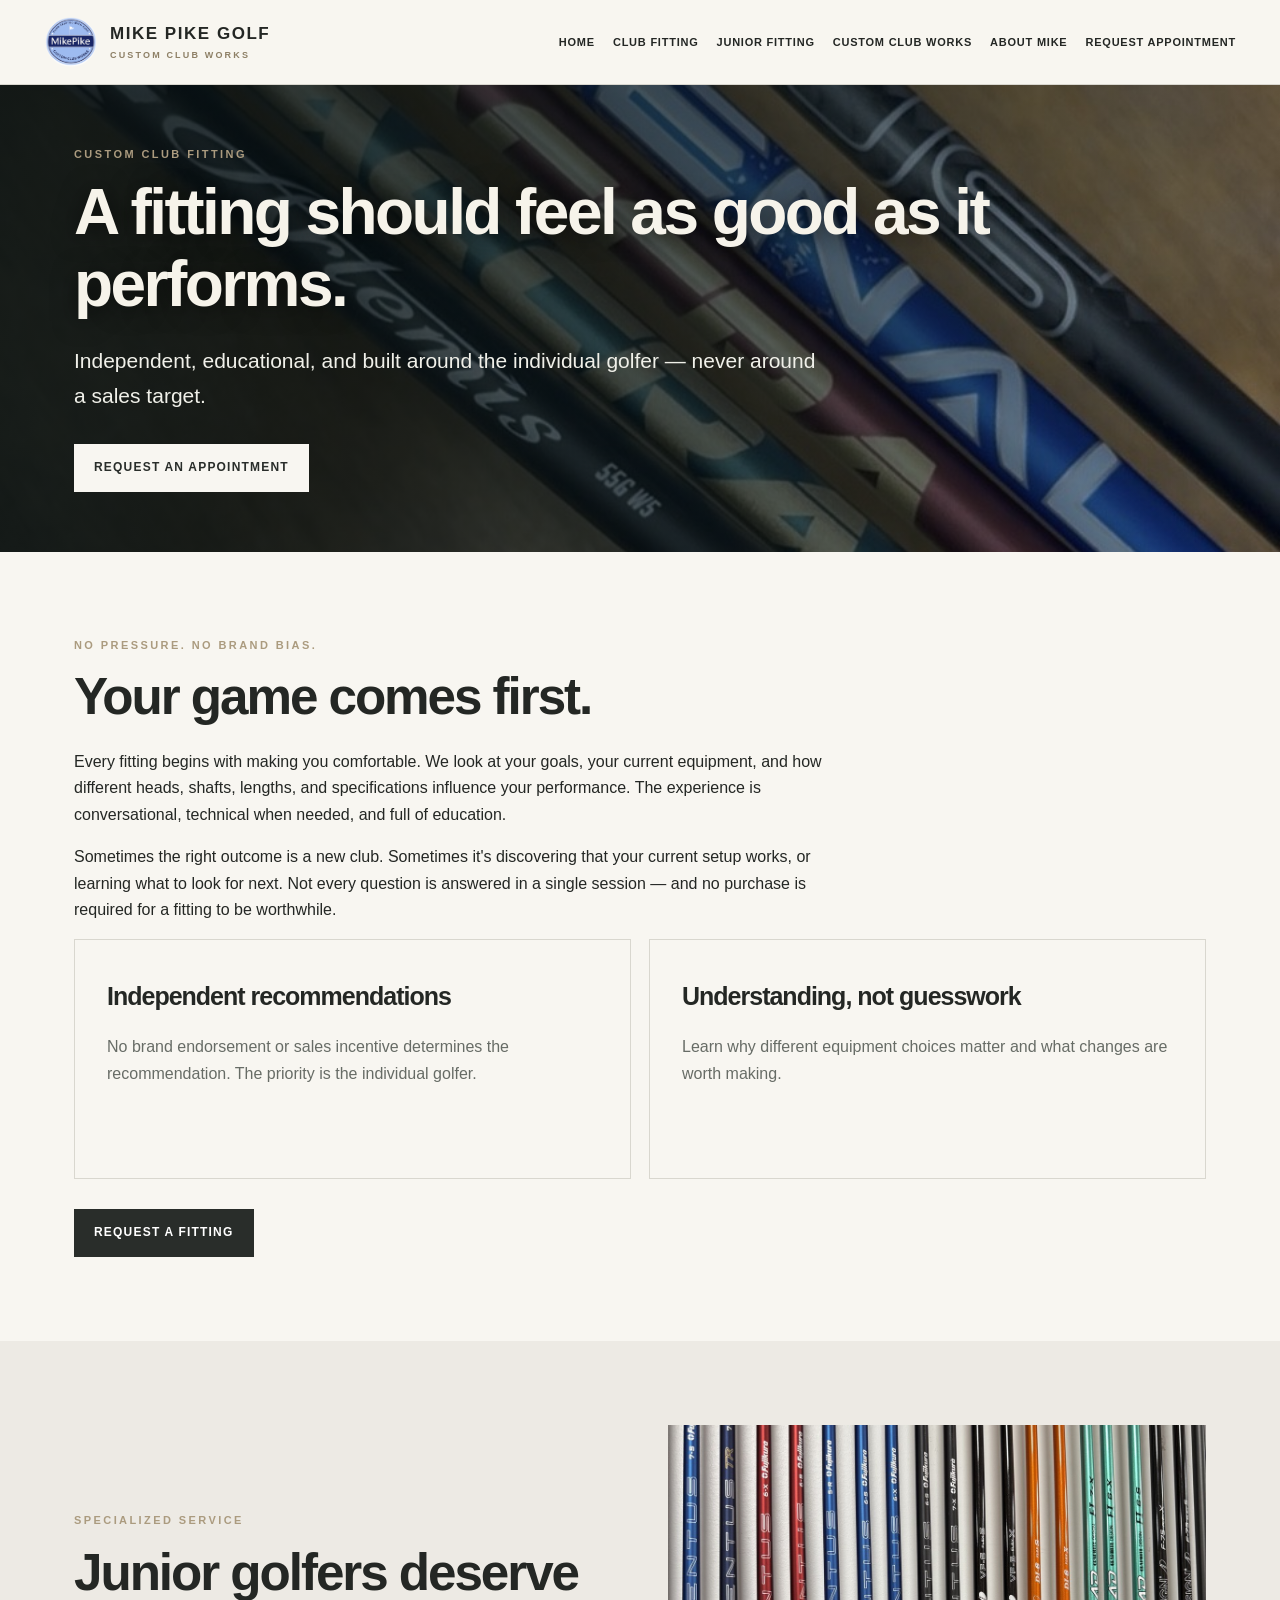
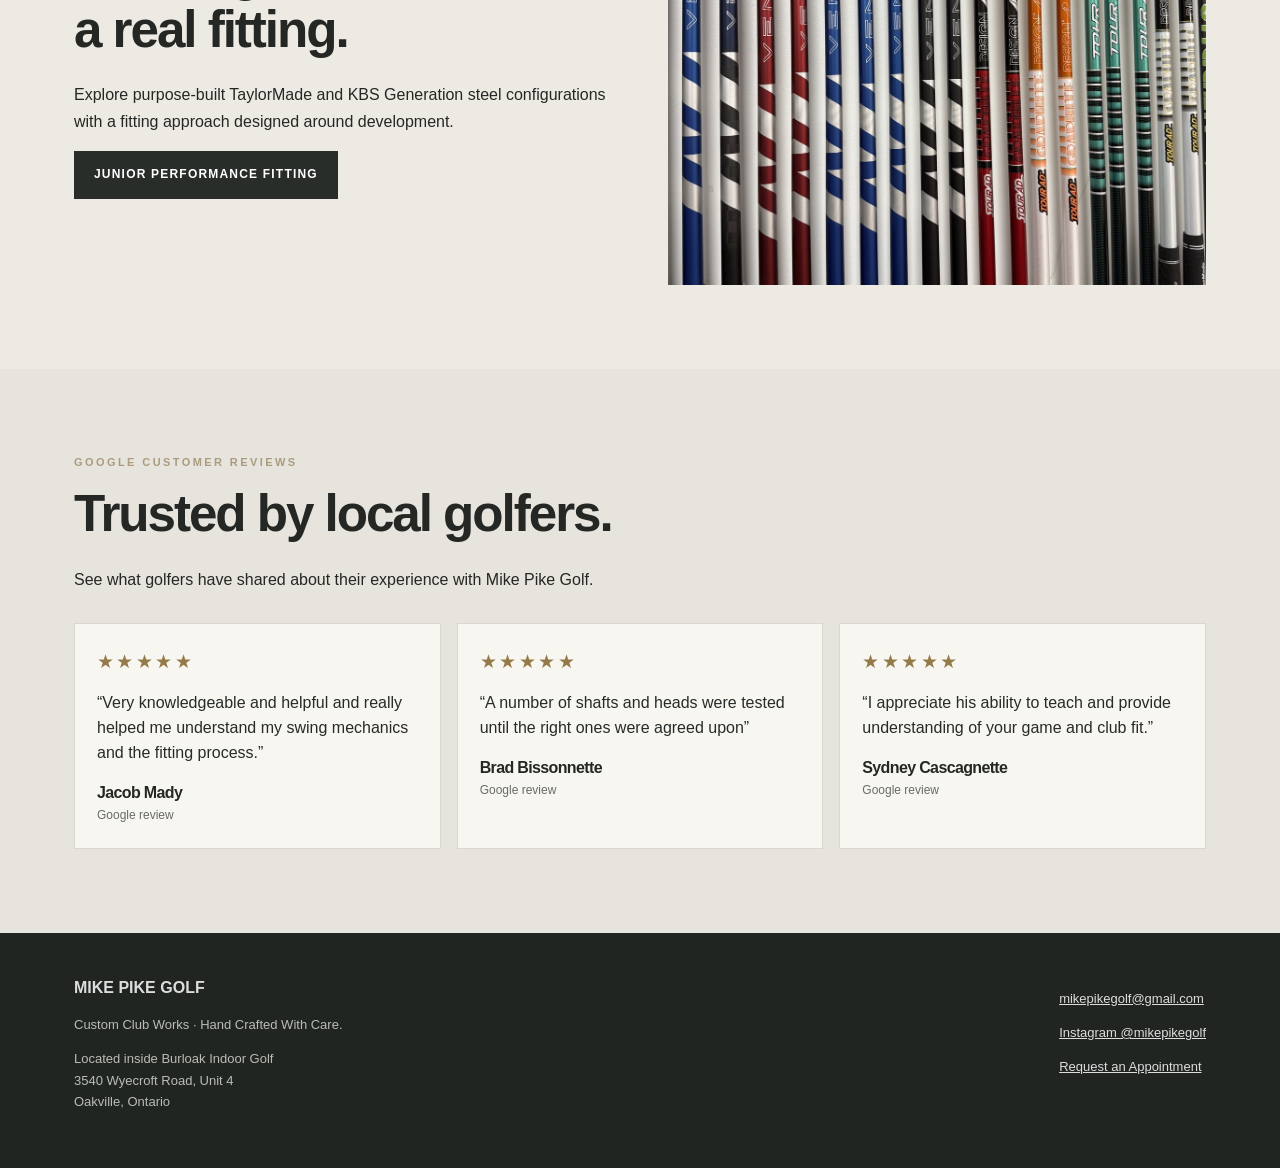
<file: fitting.html>
<!DOCTYPE html>
<html lang="en-CA"><head><meta charset="utf-8"/><meta content="width=device-width,initial-scale=1" name="viewport"/><meta content="Mike Pike Golf — independent custom club fitting, junior performance fitting, custom builds and PGA golf instruction at Burloak Indoor Golf, Oakville, Ontario." name="description"/><title>Club Fitting | Mike Pike Golf</title><link href="styles.css" rel="stylesheet"/></head><body><header><nav class="nav"><a class="brand" href="index.html"><img alt="Mike Pike Golf — Custom Club Works" class="site-logo" src="logo.png"/><span class="brand-wordmark">MIKE PIKE GOLF<small>CUSTOM CLUB WORKS</small></span></a><button aria-expanded="false" aria-label="Toggle navigation" class="menu">Menu</button><div class="links"><a href="index.html">Home</a><a href="fitting.html">Club Fitting</a><a href="junior.html">Junior Fitting</a><a href="custom.html">Custom Club Works</a><a href="about.html">About Mike</a><a href="booking.html">Request Appointment</a></div></nav></header><section class="hero compact hero-fitting"><div class="wrap"><div class="eyebrow">Custom Club Fitting</div><h1>A fitting should feel as good as it performs.</h1><p class="lead">Independent, educational, and built around the individual golfer — never around a sales target.</p><div class="actions"><a class="button light" href="booking.html">Request an Appointment</a></div></div></section><section class="section paper"><div class="wrap"><div class="eyebrow">No pressure. No brand bias.</div><h2>Your game comes first.</h2><p>Every fitting begins with making you comfortable. We look at your goals, your current equipment, and how different heads, shafts, lengths, and specifications influence your performance. The experience is conversational, technical when needed, and full of education.</p><p>Sometimes the right outcome is a new club. Sometimes it's discovering that your current setup works, or learning what to look for next. Not every question is answered in a single session — and no purchase is required for a fitting to be worthwhile.</p><div class="grid two"><article class="tile"><h3>Independent recommendations</h3><p>No brand endorsement or sales incentive determines the recommendation. The priority is the individual golfer.</p></article><article class="tile"><h3>Understanding, not guesswork</h3><p>Learn why different equipment choices matter and what changes are worth making.</p></article></div><div class="actions"><a class="button" href="booking.html">Request a Fitting</a></div></div></section><section class="section"><div class="wrap split"><div><div class="eyebrow">Specialized service</div><h2>Junior golfers deserve a real fitting.</h2><p>Explore purpose-built TaylorMade and KBS Generation steel configurations with a fitting approach designed around development.</p><a class="button" href="junior.html">Junior Performance Fitting</a></div><img alt="Premium Fujikura and Graphite Design fitting shafts" class="photo" loading="lazy" src="fitting-shaft-wall.jpg"/></div></section><section class="section reviews-section"><div class="wrap"><div class="eyebrow">Google customer reviews</div><h2>Trusted by local golfers.</h2><p>See what golfers have shared about their experience with Mike Pike Golf.</p><div class="review-grid"><article class="review-card"><div aria-label="Five-star Google review" class="review-stars">★★★★★</div><blockquote>“Very knowledgeable and helpful and really helped me understand my swing mechanics and the fitting process.”</blockquote><h3>Jacob Mady</h3><p>Google review</p></article><article class="review-card"><div aria-label="Five-star Google review" class="review-stars">★★★★★</div><blockquote>“A number of shafts and heads were tested until the right ones were agreed upon”</blockquote><h3>Brad Bissonnette</h3><p>Google review</p></article><article class="review-card"><div aria-label="Five-star Google review" class="review-stars">★★★★★</div><blockquote>“I appreciate his ability to teach and provide understanding of your game and club fit.”</blockquote><h3>Sydney Cascagnette</h3><p>Google review</p></article></div></section><footer><div class="wrap foot"><div><strong>MIKE PIKE GOLF</strong><p>Custom Club Works · Hand Crafted With Care.</p><p>Located inside Burloak Indoor Golf<br/>3540 Wyecroft Road, Unit 4<br/>Oakville, Ontario</p></div><div><p><a href="mailto:mikepikegolf@gmail.com">mikepikegolf@gmail.com</a></p><p><a href="https://www.instagram.com/mikepikegolf/">Instagram @mikepikegolf</a></p><p><a href="booking.html">Request an Appointment</a></p></div></div></footer><script defer="" src="script.js"></script></body></html>
</file>
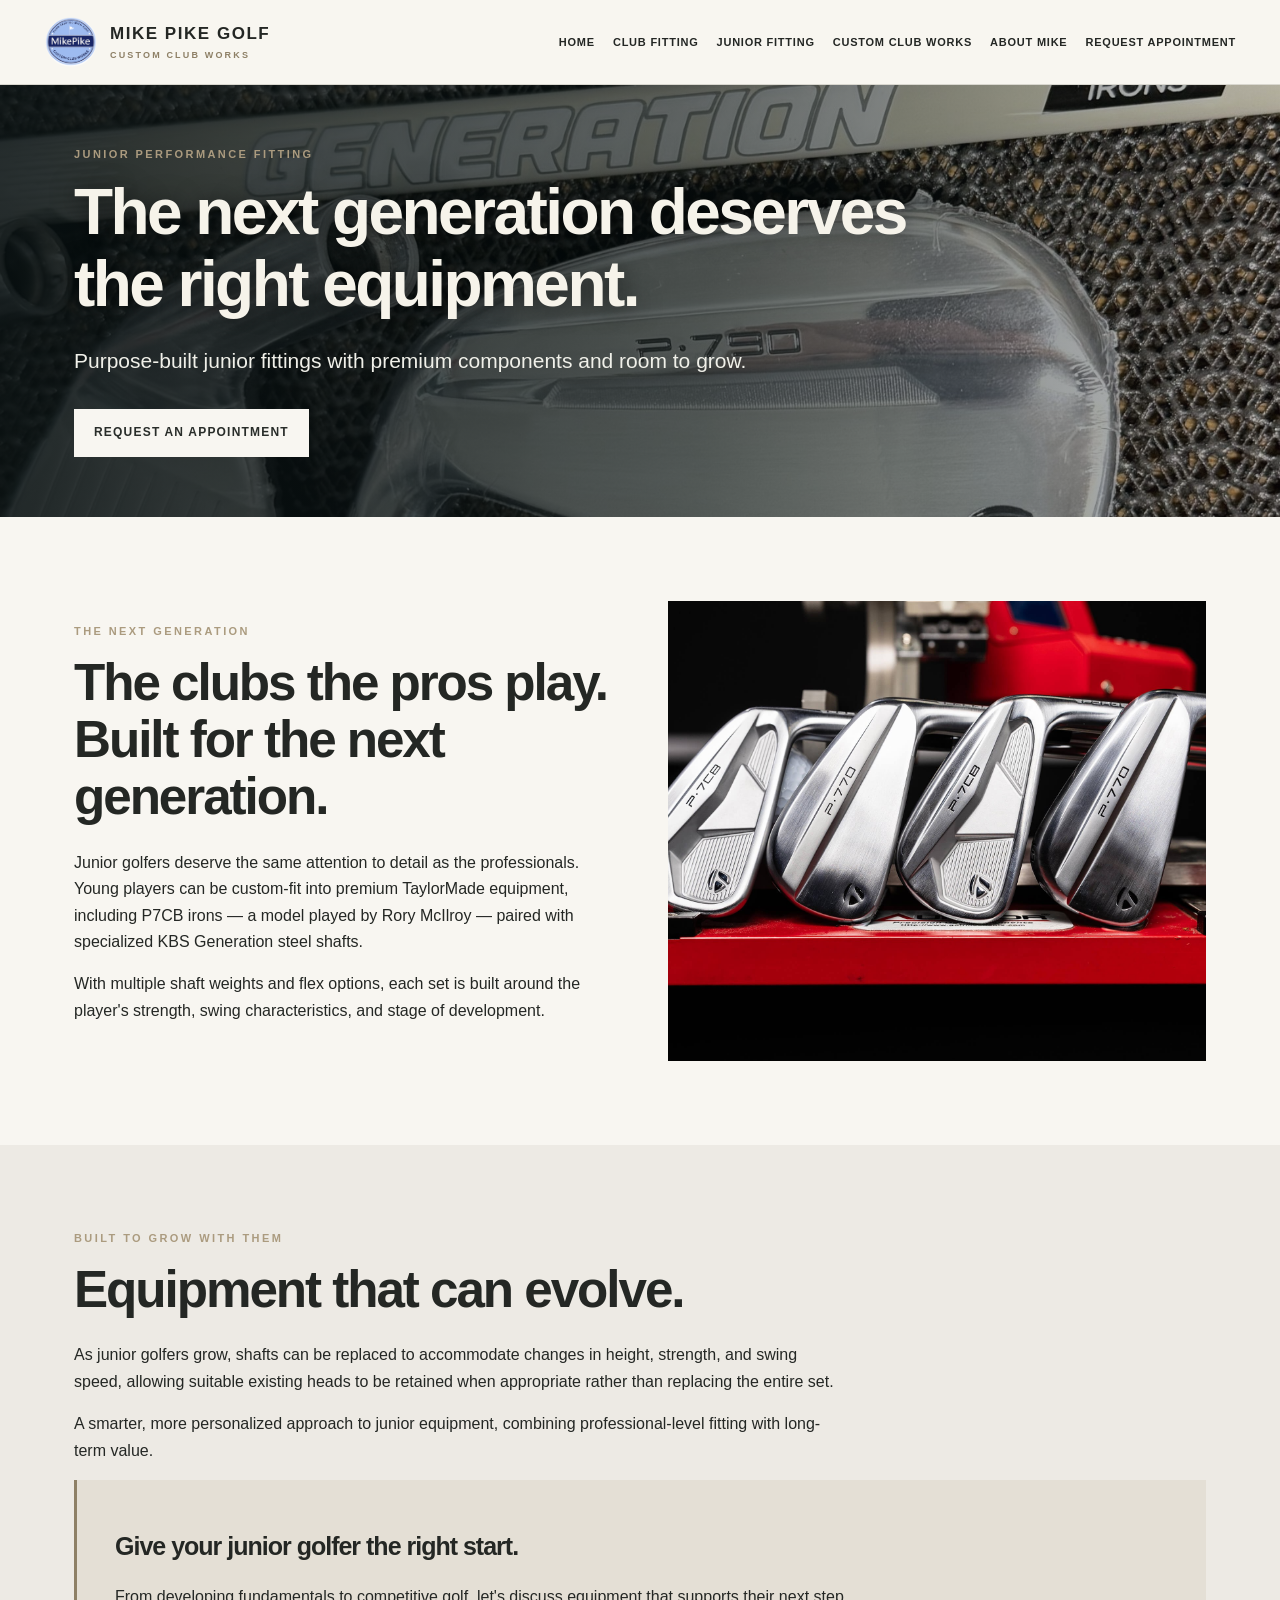
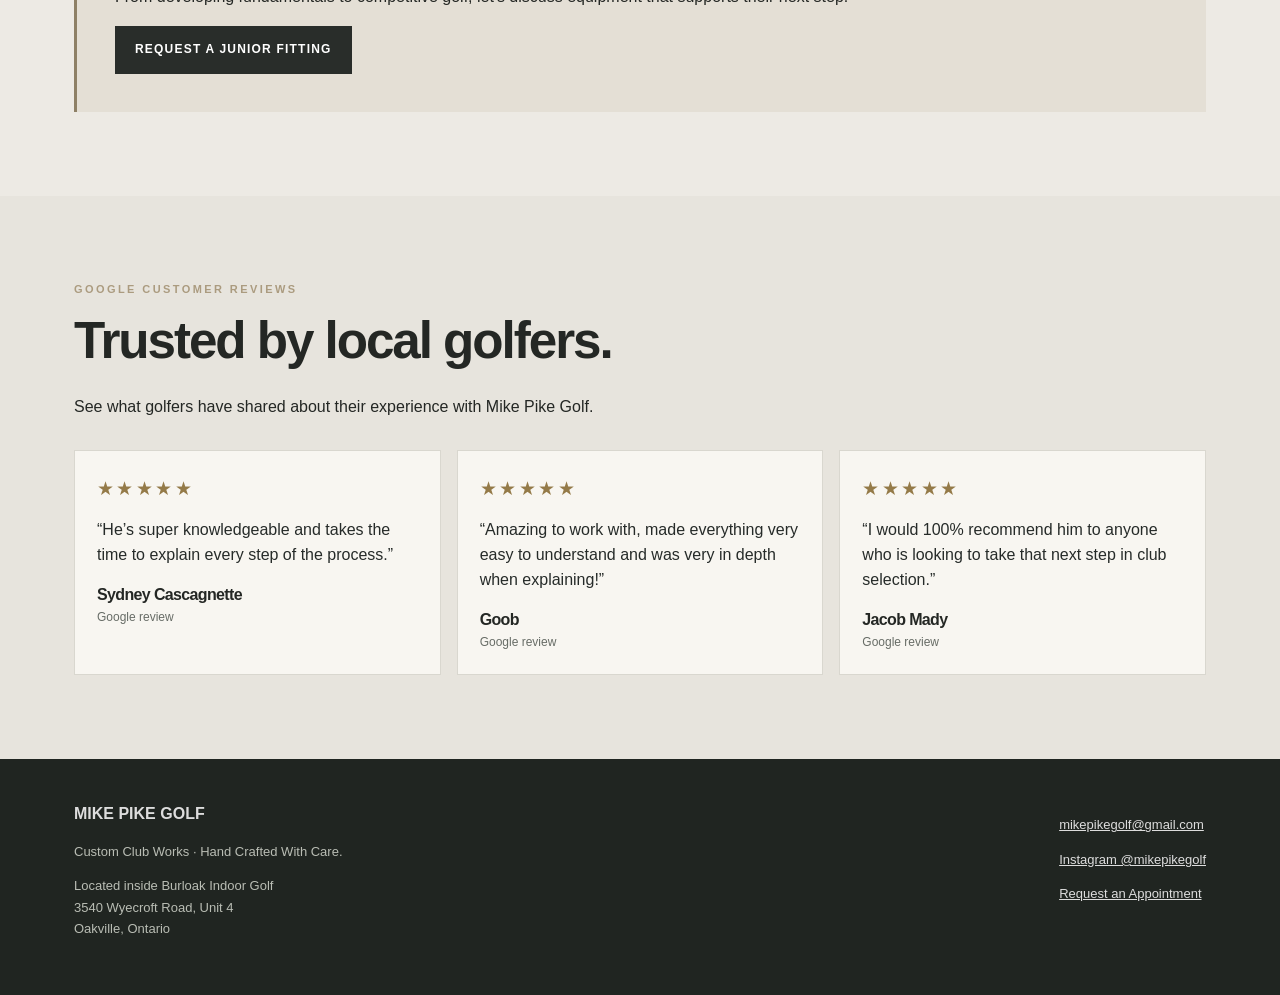
<file: junior.html>
<!DOCTYPE html>
<html lang="en-CA"><head><meta charset="utf-8"/><meta content="width=device-width,initial-scale=1" name="viewport"/><meta content="Mike Pike Golf — independent custom club fitting, junior performance fitting, custom builds and PGA golf instruction at Burloak Indoor Golf, Oakville, Ontario." name="description"/><title>Junior Performance Fitting | Mike Pike Golf</title><link href="styles.css" rel="stylesheet"/></head><body><header><nav class="nav"><a class="brand" href="index.html"><img alt="Mike Pike Golf — Custom Club Works" class="site-logo" src="logo.png"/><span class="brand-wordmark">MIKE PIKE GOLF<small>CUSTOM CLUB WORKS</small></span></a><button aria-expanded="false" aria-label="Toggle navigation" class="menu">Menu</button><div class="links"><a href="index.html">Home</a><a href="fitting.html">Club Fitting</a><a href="junior.html">Junior Fitting</a><a href="custom.html">Custom Club Works</a><a href="about.html">About Mike</a><a href="booking.html">Request Appointment</a></div></nav></header><section class="hero compact hero-junior"><div class="wrap"><div class="eyebrow">Junior Performance Fitting</div><h1>The next generation deserves the right equipment.</h1><p class="lead">Purpose-built junior fittings with premium components and room to grow.</p><div class="actions"><a class="button light" href="booking.html">Request an Appointment</a></div></div></section><section class="section paper"><div class="wrap split"><div><div class="eyebrow">The next generation</div><h2>The clubs the pros play. Built for the next generation.</h2><p>Junior golfers deserve the same attention to detail as the professionals. Young players can be custom-fit into premium TaylorMade equipment, including P7CB irons — a model played by Rory McIlroy — paired with specialized KBS Generation steel shafts.</p><p>With multiple shaft weights and flex options, each set is built around the player's strength, swing characteristics, and stage of development.</p></div><img alt="TaylorMade P770 irons on a red loft and lie machine" class="photo" loading="lazy" src="junior-machine.jpg"/></div></section><section class="section"><div class="wrap"><div class="eyebrow">Built to grow with them</div><h2>Equipment that can evolve.</h2><p>As junior golfers grow, shafts can be replaced to accommodate changes in height, strength, and swing speed, allowing suitable existing heads to be retained when appropriate rather than replacing the entire set.</p><p>A smarter, more personalized approach to junior equipment, combining professional-level fitting with long-term value.</p><div class="callout"><h3>Give your junior golfer the right start.</h3><p>From developing fundamentals to competitive golf, let's discuss equipment that supports their next step.</p><a class="button" href="booking.html?service=Junior%20Performance%20Fitting">Request a Junior Fitting</a></div></div></section><section class="section reviews-section"><div class="wrap"><div class="eyebrow">Google customer reviews</div><h2>Trusted by local golfers.</h2><p>See what golfers have shared about their experience with Mike Pike Golf.</p><div class="review-grid"><article class="review-card"><div aria-label="Five-star Google review" class="review-stars">★★★★★</div><blockquote>“He’s super knowledgeable and takes the time to explain every step of the process.”</blockquote><h3>Sydney Cascagnette</h3><p>Google review</p></article><article class="review-card"><div aria-label="Five-star Google review" class="review-stars">★★★★★</div><blockquote>“Amazing to work with, made everything very easy to understand and was very in depth when explaining!”</blockquote><h3>Goob</h3><p>Google review</p></article><article class="review-card"><div aria-label="Five-star Google review" class="review-stars">★★★★★</div><blockquote>“I would 100% recommend him to anyone who is looking to take that next step in club selection.”</blockquote><h3>Jacob Mady</h3><p>Google review</p></article></div></section><footer><div class="wrap foot"><div><strong>MIKE PIKE GOLF</strong><p>Custom Club Works · Hand Crafted With Care.</p><p>Located inside Burloak Indoor Golf<br/>3540 Wyecroft Road, Unit 4<br/>Oakville, Ontario</p></div><div><p><a href="mailto:mikepikegolf@gmail.com">mikepikegolf@gmail.com</a></p><p><a href="https://www.instagram.com/mikepikegolf/">Instagram @mikepikegolf</a></p><p><a href="booking.html">Request an Appointment</a></p></div></div></footer><script defer="" src="script.js"></script></body></html>
</file>
<file: styles.css>
:root{--bg:#edeae4;--paper:#f8f6f1;--ink:#242724;--muted:#676c66;--accent:#8e8066;--dark:#292d2a;--line:#d9d7cf}*{box-sizing:border-box}html{scroll-behavior:smooth}body{margin:0;font-family:Arial,Helvetica,sans-serif;color:var(--ink);background:var(--bg);line-height:1.65}a{color:inherit}header{position:sticky;top:0;z-index:30;background:#f8f6f1f5;border-bottom:1px solid var(--line)}.nav{max-width:1240px;margin:auto;display:flex;align-items:center;justify-content:space-between;gap:18px;padding:15px 24px}.brand{text-decoration:none;font-weight:800;letter-spacing:.12em;font-size:17px;line-height:1.12}.brand small{display:block;font-size:9px;letter-spacing:.24em;color:var(--accent);margin-top:7px}.links{display:flex;align-items:center;gap:18px}.links a{text-decoration:none;font-size:11px;font-weight:700;letter-spacing:.07em;text-transform:uppercase}.links a:hover{color:var(--accent)}.button{display:inline-block;padding:13px 19px;background:var(--dark);color:#fff;text-decoration:none;font-size:12px;letter-spacing:.1em;text-transform:uppercase;font-weight:700;border:1px solid var(--dark);cursor:pointer}.button.alt{background:transparent;color:var(--dark)}.button.light{background:var(--paper);color:var(--dark);border-color:var(--paper)}.wrap{max-width:1180px;margin:auto;padding:0 24px}.hero{padding:110px 0 100px;background:linear-gradient(125deg,#303632,#1d2320);color:#f6f3ea}.eyebrow{font-size:11px;letter-spacing:.22em;text-transform:uppercase;font-weight:800;color:#ab9b7f}h1,h2,h3{line-height:1.12;letter-spacing:-.04em;margin:14px 0 24px}h1{font-size:clamp(42px,6.3vw,82px);max-width:920px}h2{font-size:clamp(30px,4vw,53px)}h3{font-size:25px}p{max-width:760px}.lead{font-size:clamp(17px,2vw,21px);max-width:750px;color:#d5d7d0}.hero .actions,.actions{display:flex;gap:12px;flex-wrap:wrap;margin-top:30px}.section{padding:84px 0}.section.paper{background:var(--paper)}.section.dark{background:var(--dark);color:var(--paper)}.section.dark p{color:#d1d3ca}.section.dark .eyebrow{color:#b6a58a}.grid{display:grid;grid-template-columns:repeat(3,1fr);gap:18px}.grid.two{grid-template-columns:repeat(2,1fr)}.tile{padding:32px;background:var(--paper);border:1px solid var(--line);min-height:240px}.tile p{color:var(--muted)}.tile a{font-weight:700;text-decoration:none;border-bottom:1px solid var(--accent)}.tile h3{margin-top:10px}.intro{max-width:770px;margin-bottom:38px}.intro p{color:var(--muted)}.photo{width:100%;height:460px;object-fit:cover;object-position:center 48%;display:block}.split{display:grid;grid-template-columns:1fr 1fr;gap:55px;align-items:center}.placeholder{min-height:310px;border:1px solid #b4b2a7;background:linear-gradient(145deg,#4a514b,#272d2a);display:flex;align-items:center;justify-content:center;color:#c8c4b8;text-align:center;padding:32px;font-size:12px;letter-spacing:.16em;text-transform:uppercase}.list{padding-left:20px}.list li{margin:8px 0}.fine{font-size:13px;color:var(--muted)}.callout{padding:38px;background:#e4dfd5;border-left:3px solid var(--accent)}footer{background:#202521;color:#ddd;padding:42px 0}footer a{color:#ddd}footer .foot{display:flex;justify-content:space-between;gap:30px;flex-wrap:wrap}footer p{font-size:13px;color:#b9bdb4}form{max-width:760px;background:var(--paper);border:1px solid var(--line);padding:30px}label{display:block;font-size:12px;font-weight:700;margin:18px 0 6px}input,select,textarea{font:inherit;border:1px solid #c9c7be;background:#fff;width:100%;padding:12px;border-radius:0;color:var(--ink)}textarea{min-height:110px}fieldset{border:0;padding:0;margin:0}.formgrid{display:grid;grid-template-columns:1fr 1fr;gap:0 16px}.notice{font-size:13px;color:#555;line-height:1.55}.error{color:#a12c2c;font-size:13px}.menu{display:none}.compact{padding:60px 0}.compact h1{font-size:clamp(40px,5vw,66px)}@media(max-width:950px){.menu{display:block;background:none;border:1px solid var(--line);padding:8px 12px}.links{display:none;position:absolute;top:100%;left:0;right:0;background:var(--paper);padding:22px;flex-direction:column;align-items:flex-start;border-bottom:1px solid var(--line)}.links.open{display:flex}.grid{grid-template-columns:1fr 1fr}.split{grid-template-columns:1fr}.hero{padding:85px 0}.photo{max-height:550px}}@media(max-width:620px){.grid,.grid.two,.formgrid{grid-template-columns:1fr}.section{padding:58px 0}.tile{min-height:0}.hero{padding:70px 0}.nav{padding:14px 18px}.wrap{padding:0 18px}form{padding:20px}.photo{height:420px}}

/* Photography-led update */
.brand{display:flex;align-items:center;gap:12px;letter-spacing:.09em}.site-logo{width:54px;height:54px;object-fit:contain;flex-shrink:0}.brand-wordmark{display:block}.hero{position:relative;isolation:isolate;min-height:570px;display:flex;align-items:center;background-color:#1b2524;background-position:center;background-size:cover}.hero:before{content:"";position:absolute;inset:0;z-index:-1;background:linear-gradient(90deg,rgba(9,17,18,.88),rgba(10,18,19,.64) 55%,rgba(10,18,19,.25))}.hero .wrap{width:100%}.hero-home{background-image:url('home-golf.jpg');background-position:center 54%}.hero-about{background-image:url('about-pga.jpg');background-position:center 38%}.hero-fitting{background-image:url('fitting-shafts.jpg')}.hero-custom{background-image:url('custom-shafts.jpg')}.hero-booking{background-image:url('home-golf.jpg');background-position:center 72%}.hero.compact{min-height:420px}.hero h1{text-shadow:0 2px 24px #0008}.hero .lead{color:#f0f0e9}.site-logo{background:transparent}@media(max-width:620px){.site-logo{width:43px;height:43px}.brand-wordmark{font-size:12px}.brand-wordmark small{font-size:7px}.hero{min-height:530px}.hero.compact{min-height:410px}.hero-home{background-position:57% center}.hero:before{background:linear-gradient(90deg,rgba(9,17,18,.86),rgba(9,17,18,.50))}}

/* Final photography and identity refinements */
.hero-junior{background-image:url('junior-clubs.jpg')}
.hero-custom{background-image:url('miura-mc502.jpg')}
.hero-about{background-image:url('on-course.jpg')}
.hero-fitting{background-image:url('fitting-shaft-wall.jpg')}
.hero-booking{background-image:url('on-course.jpg')}
.site-logo{border-radius:50%;background:transparent;object-fit:contain}
.portrait{object-position:center 30%}
.gallery{display:grid;grid-template-columns:repeat(2,minmax(0,1fr));gap:22px;margin-top:28px}
.gallery figure{margin:0;background:#353b37;overflow:hidden}
.gallery img{display:block;width:100%;height:370px;object-fit:cover}
.gallery figcaption{padding:13px 16px;font-size:12px;text-transform:uppercase;letter-spacing:.13em;color:#e6e3dc}
.form-status--success{display:block;padding:26px;margin:22px 0;background:#e3ede4;border:2px solid #427654;color:#234c33;font-size:17px}
.form-status--success h3{font-size:27px;margin:10px 0}
.form-status--error{padding:18px;background:#f7e8e6;border:1px solid #ad5555;color:#922e2e}
@media(max-width:620px){.gallery{grid-template-columns:1fr}.gallery img{height:340px}.hero-about{background-position:60% center}}

/* Approved final revisions */
.hero-junior{background-image:url('junior-generation.jpg');background-position:center 52%}
.hero-about{background-image:url('about-coaching.jpg');background-position:center 47%}
.hero-about:before{background:linear-gradient(90deg,rgba(7,14,13,.79),rgba(7,14,13,.40) 52%,rgba(7,14,13,.08))}
.reviews-section{background:#e7e4dd}.review-grid{display:grid;grid-template-columns:repeat(4,minmax(0,1fr));gap:16px;margin-top:30px}.review-card{padding:22px;background:#f8f6f1;border:1px solid #d9d7cf}.review-stars{color:#947a48;letter-spacing:.13em;font-size:19px}.review-card h3{font-size:19px;margin:12px 0 5px}.review-card p{font-size:12px;color:#676c66;margin:0}
@media(max-width:900px){.review-grid{grid-template-columns:repeat(2,1fr)}}@media(max-width:620px){.review-grid{grid-template-columns:repeat(2,minmax(0,1fr));gap:10px}.review-card{padding:15px}.review-card h3{font-size:16px}.hero-about{background-position:46% center}.hero-about:before{background:linear-gradient(90deg,rgba(7,14,13,.68),rgba(7,14,13,.30))}.hero-junior{background-position:43% center}}

.review-grid{grid-template-columns:repeat(3,minmax(0,1fr))}.review-card blockquote{font-size:16px;line-height:1.55;color:#262b29;margin:14px 0 18px;font-weight:400}.review-card h3{font-size:16px;margin:0 0 4px}.review-card p{font-size:12px}@media(max-width:800px){.review-grid{grid-template-columns:1fr}.review-card{padding:22px}}

/* Final photography and About Mike framing */
.hero-junior{background-image:url('junior-header-closeup.jpg');background-position:center 50%}
.hero-fitting{background-image:url('fitting-header-shafts.jpg');background-position:center 50%}
.hero-about{background-image:url('about-coaching.jpg');background-size:125% auto;background-position:left 43%}
.hero-about:before{background:linear-gradient(90deg,rgba(7,14,13,.76) 0%,rgba(7,14,13,.27) 58%,rgba(7,14,13,.08) 100%)}
@media(max-width:620px){.hero-about{background-size:auto 110%;background-position:18% center}.hero-junior{background-position:47% center}.hero-fitting{background-position:37% center}}
</file>
